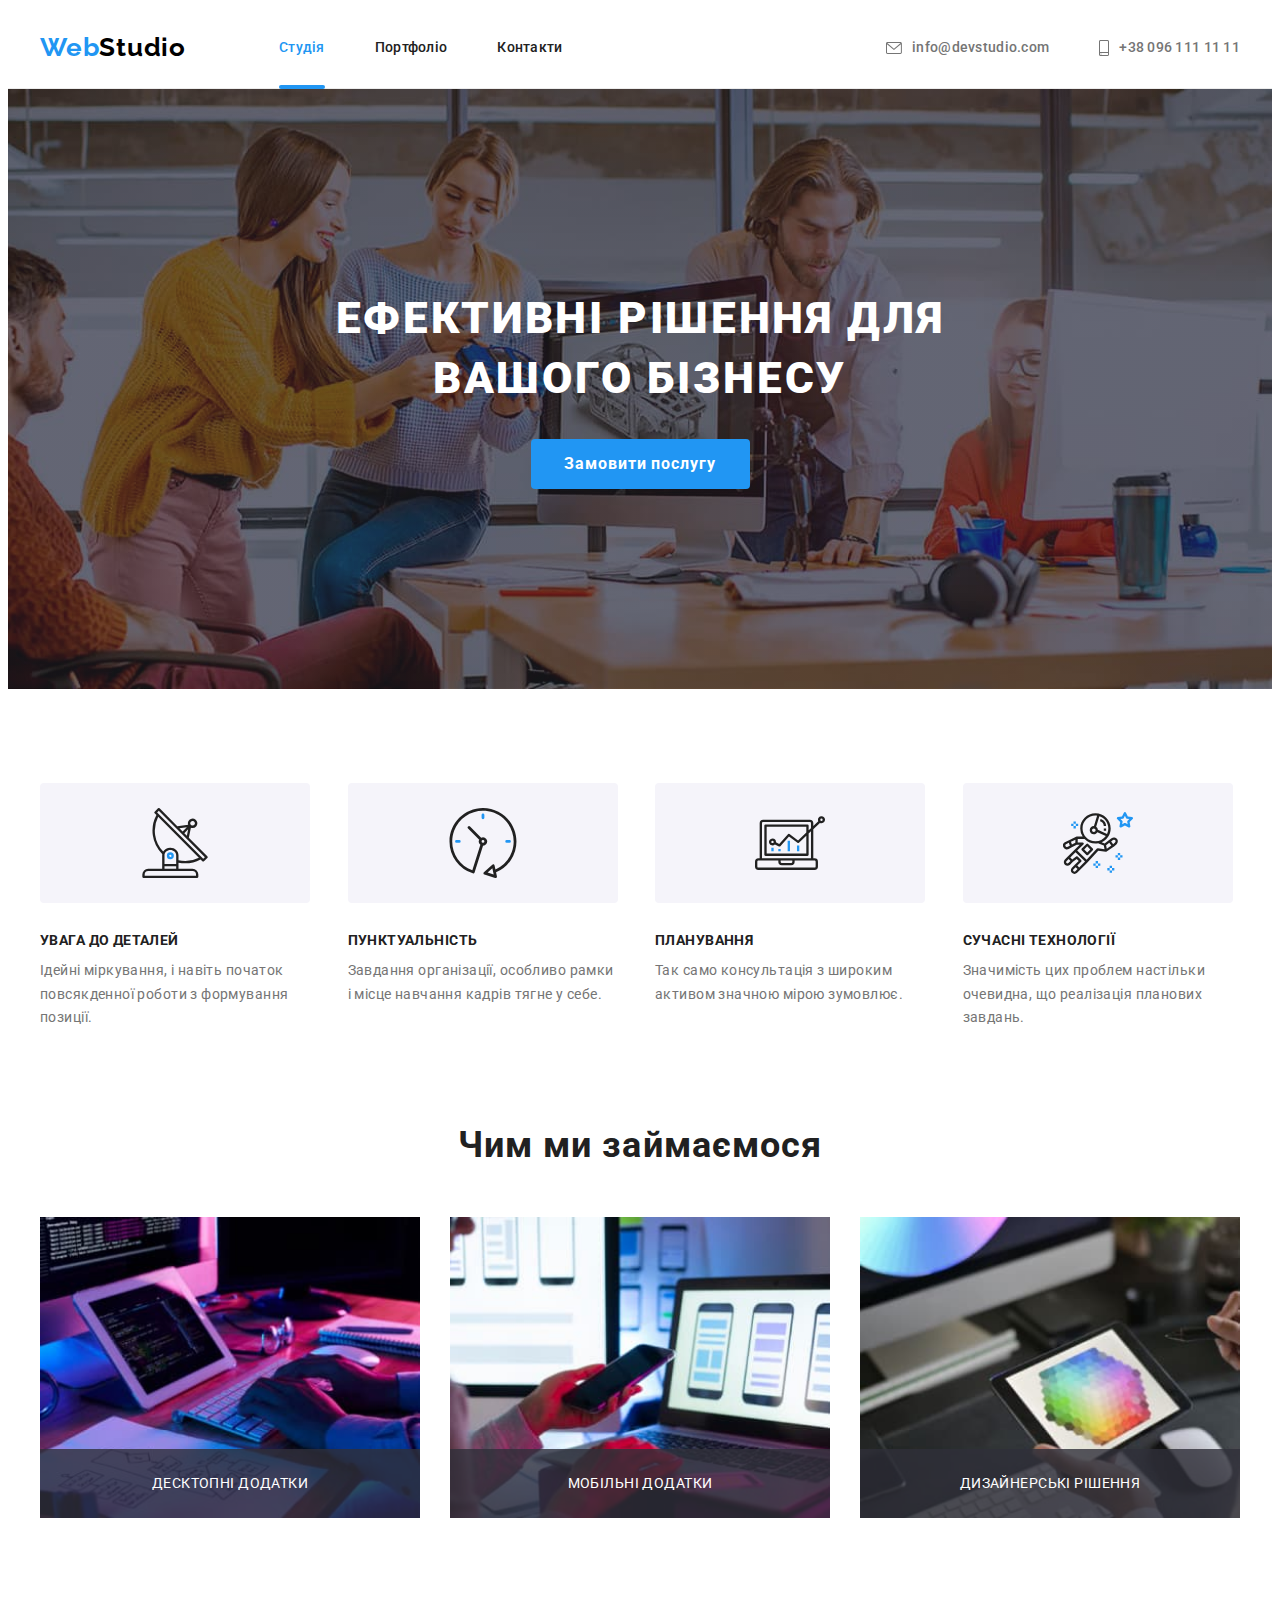
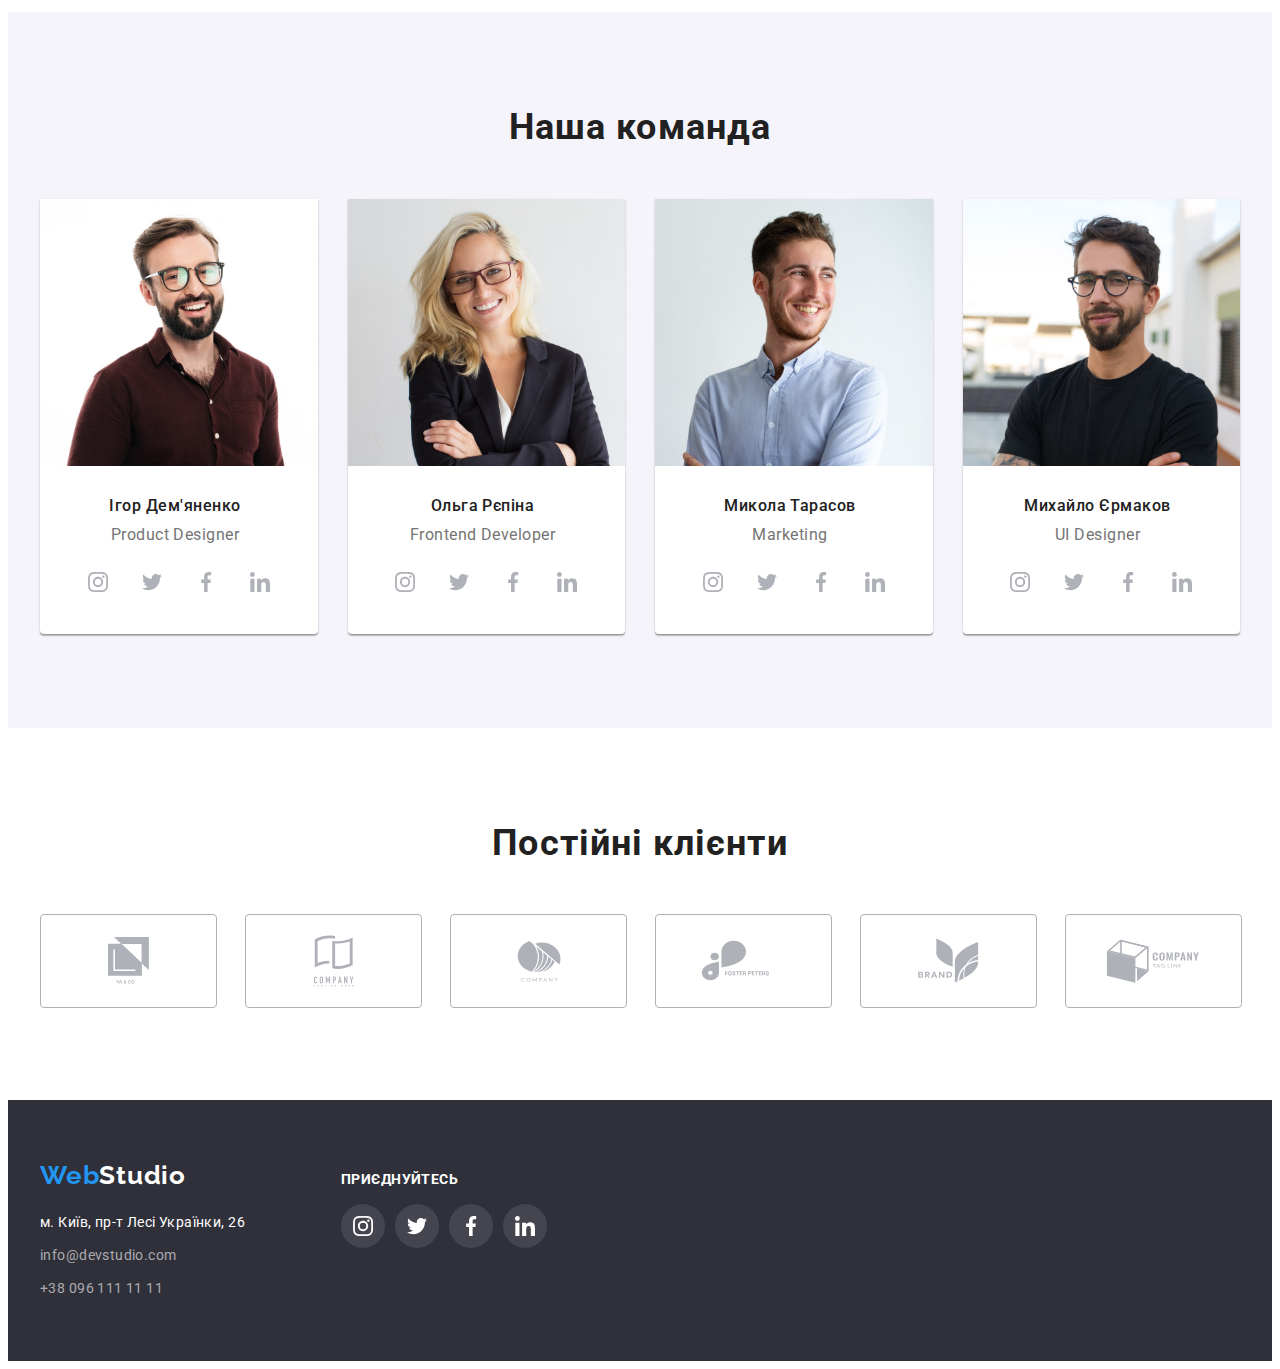
<file: index.html>
<!DOCTYPE html>
<html lang="uk">
  <head>
    <meta charset="UTF-8" />
    <meta http-equiv="X-UA-Compatible" content="IE=edge" />
    <meta name="viewport" content="width=device-width, initial-scale=1.0" />
    <title>Студія</title>
    <link rel="preconnect" href="https://fonts.googleapis.com" />
    <link rel="preconnect" href="https://fonts.gstatic.com" crossorigin />
    <link
      href="https://fonts.googleapis.com/css2?family=Raleway:wght@700&family=Roboto:wght@400;500;700;900&display=swap"
      rel="stylesheet"
    />
    <link
      rel="stylesheet"
      href="https://cdnjs.cloudflare.com/ajax/libs/modern-normalize/1.1.0/modern-normalize.min.css"
      integrity="sha512-wpPYUAdjBVSE4KJnH1VR1HeZfpl1ub8YT/NKx4PuQ5NmX2tKuGu6U/JRp5y+Y8XG2tV+wKQpNHVUX03MfMFn9Q=="
      crossorigin="anonymous"
      referrerpolicy="no-referrer"
    />
    <link rel="stylesheet" href="./css/styles.css" />
  </head>
  <body>
    <header class="header">
      <div class="container flex-container">
        <nav class="flex-container">
          <a class="header-logo link" href="./index.html" lang="en"
            >Web<span class="header-word">Studio</span>
          </a>
          <ul class="header-list list">
            <li class="header-item">
              <a class="header-link link current" href="./index.html">Студія</a>
            </li>
            <li class="header-item">
              <a class="header-link link" href="./portfolio.html">Портфоліо</a>
            </li>
            <li class="header-item">
              <a class="header-link link" href="#">Контакти</a>
            </li>
          </ul>
        </nav>
        <ul class="header-list-contacts list">
          <li class="header-contacts">
            <a
              class="header-contacts-link link flex-container"
              href="mailto:info@devstudio.com"
            >
              <svg class="header-icon" width="16" height="12">
                <use href="./images/symbol-defs.svg#icon-email"></use>
              </svg>
              info@devstudio.com</a
            >
          </li>
          <li class="header-contacts">
            <a
              class="header-contacts-link link flex-container"
              href="tel:+380961111111"
            >
              <svg class="header-icon" width="10" height="16">
                <use href="./images/symbol-defs.svg#icon-tel"></use>
              </svg>
              +38 096 111 11 11</a
            >
          </li>
        </ul>
      </div>
    </header>
    <main>
      <section class="hero">
        <div class="container">
          <h1 class="hero-title">Ефективні рішення для вашого бізнесу</h1>
          <button class="hero-btn" type="button" data-modal-open>
            Замовити послугу
          </button>
        </div>
      </section>
      <section class="features">
        <div class="container">
          <h2 class="features-title visually-hidden">Особливості студії</h2>
          <ul class="features-list list flex-container">
            <li class="features-item">
              <div class="features-sprite">
                <svg class="features-icon" width="70" height="70">
                  <use
                    href="./images/symbol-defs.svg#icon-features-antenna"
                  ></use>
                </svg>
              </div>
              <h3 class="features-heading">Увага до деталей</h3>
              <p class="features-text">
                Ідейні міркування, і навіть початок повсякденної роботи з
                формування позиції.
              </p>
            </li>
            <li class="features-item">
              <div class="features-sprite">
                <svg class="features-icon" width="70" height="70">
                  <use
                    href="./images/symbol-defs.svg#icon-features-clock"
                  ></use>
                </svg>
              </div>
              <h3 class="features-heading">Пунктуальність</h3>
              <p class="features-text">
                Завдання організації, особливо рамки і місце навчання кадрів
                тягне у себе.
              </p>
            </li>
            <li class="features-item">
              <div class="features-sprite">
                <svg class="features-icon" width="70" height="70">
                  <use
                    href="./images/symbol-defs.svg#icon-features-diagram"
                  ></use>
                </svg>
              </div>
              <h3 class="features-heading">Планування</h3>
              <p class="features-text">
                Так само консультація з широким активом значною мірою зумовлює.
              </p>
            </li>
            <li class="features-item">
              <div class="features-sprite">
                <svg class="features-icon" width="70" height="70">
                  <use
                    href="./images/symbol-defs.svg#icon-features-astronaut"
                  ></use>
                </svg>
              </div>
              <h3 class="features-heading">Сучасні технології</h3>
              <p class="features-text">
                Значимість цих проблем настільки очевидна, що реалізація
                планових завдань.
              </p>
            </li>
          </ul>
        </div>
      </section>
      <section class="activity">
        <div class="container">
          <h2 class="activity-title">Чим ми займаємося</h2>
          <ul class="activity-list list flex-container">
            <li class="activity-item">
              <img
                src="./images/img-work1.jpg"
                alt="Десктопні додатки"
                width="370"
                height="294"
              />
              <div class="activity-thumd-text">
                <p class="activity-text">Десктопні додатки</p>
              </div>
            </li>
            <li class="activity-item">
              <img
                src="./images/img-work2.jpg"
                alt="Мобільні додатки"
                width="370"
                height="294"
              />
              <div class="activity-thumd-text">
                <p class="activity-text">Мобільні додатки</p>
              </div>
            </li>
            <li class="activity-item">
              <img
                src="./images/img-work3.jpg"
                alt="Дизайнерські рішення"
                width="370"
                height="294"
              />
              <div class="activity-thumd-text">
                <p class="activity-text">Дизайнерські рішення</p>
              </div>
            </li>
          </ul>
        </div>
      </section>
      <section class="team">
        <div class="container">
          <h2 class="team-title">Наша команда</h2>
          <ul class="team-list list flex-container">
            <li class="team-item">
              <img
                src="./images/product-designer.jpg"
                alt="Дизайнер"
                width="270"
                height="260"
              />
              <h3 class="team-heading">Ігор Дем'яненко</h3>
              <p class="team-text" lang="en">Product Designer</p>
              <ul class="team-list-soc list">
                <li class="team-soc-item">
                  <a class="team-soc-link" href="#">
                    <svg class="team-soc-icon" width="20" height="20">
                      <use href="./images/symbol-defs.svg#icon-instagram"></use>
                    </svg>
                  </a>
                </li>
                <li class="team-soc-item">
                  <a class="team-soc-link" href="#">
                    <svg class="team-soc-icon" width="20" height="20">
                      <use href="./images/symbol-defs.svg#icon-twitter"></use>
                    </svg>
                  </a>
                </li>
                <li class="team-soc-item">
                  <a class="team-soc-link" href="#">
                    <svg class="team-soc-icon" width="20" height="20">
                      <use href="./images/symbol-defs.svg#icon-facebook"></use>
                    </svg>
                  </a>
                </li>
                <li class="team-soc-item">
                  <a class="team-soc-link" href="#">
                    <svg class="team-soc-icon" width="20" height="20">
                      <use href="./images/symbol-defs.svg#icon-linkedin"></use>
                    </svg>
                  </a>
                </li>
              </ul>
            </li>
            <li class="team-item">
              <img
                src="./images/frontend-developer.jpg"
                alt="Разработчик"
                width="270"
                height="260"
              />
              <h3 class="team-heading">Ольга Рєпіна</h3>
              <p class="team-text" lang="en">Frontend Developer</p>
              <ul class="team-list-soc list">
                <li class="team-soc-item">
                  <a class="team-soc-link" href="#">
                    <svg class="team-soc-icon" width="20" height="20">
                      <use href="./images/symbol-defs.svg#icon-instagram"></use>
                    </svg>
                  </a>
                </li>
                <li class="team-soc-item">
                  <a class="team-soc-link" href="#">
                    <svg class="team-soc-icon" width="20" height="20">
                      <use href="./images/symbol-defs.svg#icon-twitter"></use>
                    </svg>
                  </a>
                </li>
                <li class="team-soc-item">
                  <a class="team-soc-link" href="#">
                    <svg class="team-soc-icon" width="20" height="20">
                      <use href="./images/symbol-defs.svg#icon-facebook"></use>
                    </svg>
                  </a>
                </li>
                <li class="team-soc-item">
                  <a class="team-soc-link" href="#">
                    <svg class="team-soc-icon" width="20" height="20">
                      <use href="./images/symbol-defs.svg#icon-linkedin"></use>
                    </svg>
                  </a>
                </li>
              </ul>
            </li>
            <li class="team-item">
              <img
                src="./images/marketing.jpg"
                alt="Маркетолог"
                width="270"
                height="260"
              />
              <h3 class="team-heading">Микола Тарасов</h3>
              <p class="team-text" lang="en">Marketing</p>
              <ul class="team-list-soc list">
                <li class="team-soc-item">
                  <a class="team-soc-link" href="#">
                    <svg class="team-soc-icon" width="20" height="20">
                      <use href="./images/symbol-defs.svg#icon-instagram"></use>
                    </svg>
                  </a>
                </li>
                <li class="team-soc-item">
                  <a class="team-soc-link" href="#">
                    <svg class="team-soc-icon" width="20" height="20">
                      <use href="./images/symbol-defs.svg#icon-twitter"></use>
                    </svg>
                  </a>
                </li>
                <li class="team-soc-item">
                  <a class="team-soc-link" href="#">
                    <svg class="team-soc-icon" width="20" height="20">
                      <use href="./images/symbol-defs.svg#icon-facebook"></use>
                    </svg>
                  </a>
                </li>
                <li class="team-soc-item">
                  <a class="team-soc-link" href="#">
                    <svg class="team-soc-icon" width="20" height="20">
                      <use href="./images/symbol-defs.svg#icon-linkedin"></use>
                    </svg>
                  </a>
                </li>
              </ul>
            </li>
            <li class="team-item">
              <img
                src="./images/ui-designer.jpg"
                alt="Дизайнер Інтерфейса"
                width="270"
                height="260"
              />
              <h3 class="team-heading">Михайло Єрмаков</h3>
              <p class="team-text" lang="en">UI Designer</p>
              <ul class="team-list-soc list">
                <li class="team-soc-item">
                  <a class="team-soc-link" href="#">
                    <svg class="team-soc-icon" width="20" height="20">
                      <use href="./images/symbol-defs.svg#icon-instagram"></use>
                    </svg>
                  </a>
                </li>
                <li class="team-soc-item">
                  <a class="team-soc-link" href="#">
                    <svg class="team-soc-icon" width="20" height="20">
                      <use href="./images/symbol-defs.svg#icon-twitter"></use>
                    </svg>
                  </a>
                </li>
                <li class="team-soc-item">
                  <a class="team-soc-link" href="#">
                    <svg class="team-soc-icon" width="20" height="20">
                      <use href="./images/symbol-defs.svg#icon-facebook"></use>
                    </svg>
                  </a>
                </li>
                <li class="team-soc-item">
                  <a class="team-soc-link" href="#">
                    <svg class="team-soc-icon" width="20" height="20">
                      <use href="./images/symbol-defs.svg#icon-linkedin"></use>
                    </svg>
                  </a>
                </li>
              </ul>
            </li>
          </ul>
        </div>
      </section>
      <section class="clients">
        <div class="container">
          <h2 class="clients-title">Постійні клієнти</h2>
          <ul class="clients-list list">
            <li class="clients-item">
              <a class="clients-link" href="#">
                <svg class="clients-icon" width="41" height="47">
                  <use href="./images/symbol-defs.svg#icon-client1"></use>
                </svg>
              </a>
            </li>
            <li class="clients-item">
              <a class="clients-link" href="#">
                <svg class="clients-icon" width="40" height="52">
                  <use href="./images/symbol-defs.svg#icon-client2"></use>
                </svg>
              </a>
            </li>
            <li class="clients-item">
              <a class="clients-link" href="#">
                <svg class="clients-icon" width="44" height="42">
                  <use href="./images/symbol-defs.svg#icon-client3"></use>
                </svg>
              </a>
            </li>
            <li class="clients-item">
              <a class="clients-link" href="#">
                <svg class="clients-icon" width="85" height="41">
                  <use href="./images/symbol-defs.svg#icon-client4"></use>
                </svg>
              </a>
            </li>
            <li class="clients-item">
              <a class="clients-link" href="#">
                <svg class="clients-icon" width="63" height="45">
                  <use href="./images/symbol-defs.svg#icon-client5"></use>
                </svg>
              </a>
            </li>
            <li class="clients-item">
              <a class="clients-link" href="#">
                <svg class="clients-icon" width="94" height="44">
                  <use href="./images/symbol-defs.svg#icon-client6"></use>
                </svg>
              </a>
            </li>
          </ul>
        </div>
      </section>
    </main>

    <footer class="footer">
      <div class="container footer-container">
        <div class="footer-contacts">
          <a class="footer-logo link" href="./index.html" lang="en"
            >Web<span class="footer-word">Studio</span>
          </a>
          <address>
            <ul class="footer-list list">
              <li class="footer-item">
                <a
                  class="footer-address link"
                  href="https://goo.gl/maps/BTiQaYyB7gMG9SHp6"
                  target="_blank"
                  rel="noopener noreferrer nofollow"
                  >м. Київ, пр-т Лесі Українки, 26</a
                >
              </li>
              <li class="footer-item">
                <a
                  class="footer-contacts-link link"
                  href="mailto:info@devstudio.com"
                  >info@devstudio.com</a
                >
              </li>
              <li class="footer-item">
                <a class="footer-contacts-link link" href="tel:+380961111111"
                  >+38 096 111 11 11</a
                >
              </li>
            </ul>
          </address>
        </div>
        <div class="footer-soc">
          <h3 class="footer-heading">Приєднуйтесь</h3>
          <ul class="footer-list-soc list">
            <li class="footer-soc-item">
              <a class="footer-soc-link" href="#">
                <svg class="footer-soc-icon" width="20" height="20">
                  <use href="./images/symbol-defs.svg#icon-instagram"></use>
                </svg>
              </a>
            </li>
            <li class="footer-soc-item">
              <a class="footer-soc-link" href="#">
                <svg class="footer-soc-icon" width="20" height="20">
                  <use href="./images/symbol-defs.svg#icon-twitter"></use>
                </svg>
              </a>
            </li>
            <li class="footer-soc-item">
              <a class="footer-soc-link" href="#">
                <svg class="footer-soc-icon" width="20" height="20">
                  <use href="./images/symbol-defs.svg#icon-facebook"></use>
                </svg>
              </a>
            </li>
            <li class="footer-soc-item">
              <a class="footer-soc-link" href="#">
                <svg class="footer-soc-icon" width="20" height="20">
                  <use href="./images/symbol-defs.svg#icon-linkedin"></use>
                </svg>
              </a>
            </li>
          </ul>
        </div>
      </div>
    </footer>
    <div class="backdrop is-hidden" data-modal>
      <div class="modal">
        <button type="button" class="modal-btn" data-modal-close>
          <svg class="modal-close-icon" width="18" height="18">
            <use href="./images/symbol-defs.svg#icon-close"></use>
          </svg>
        </button>
      </div>
    </div>
    <script src="./js/modal.js"></script>
  </body>
</html>
</file>
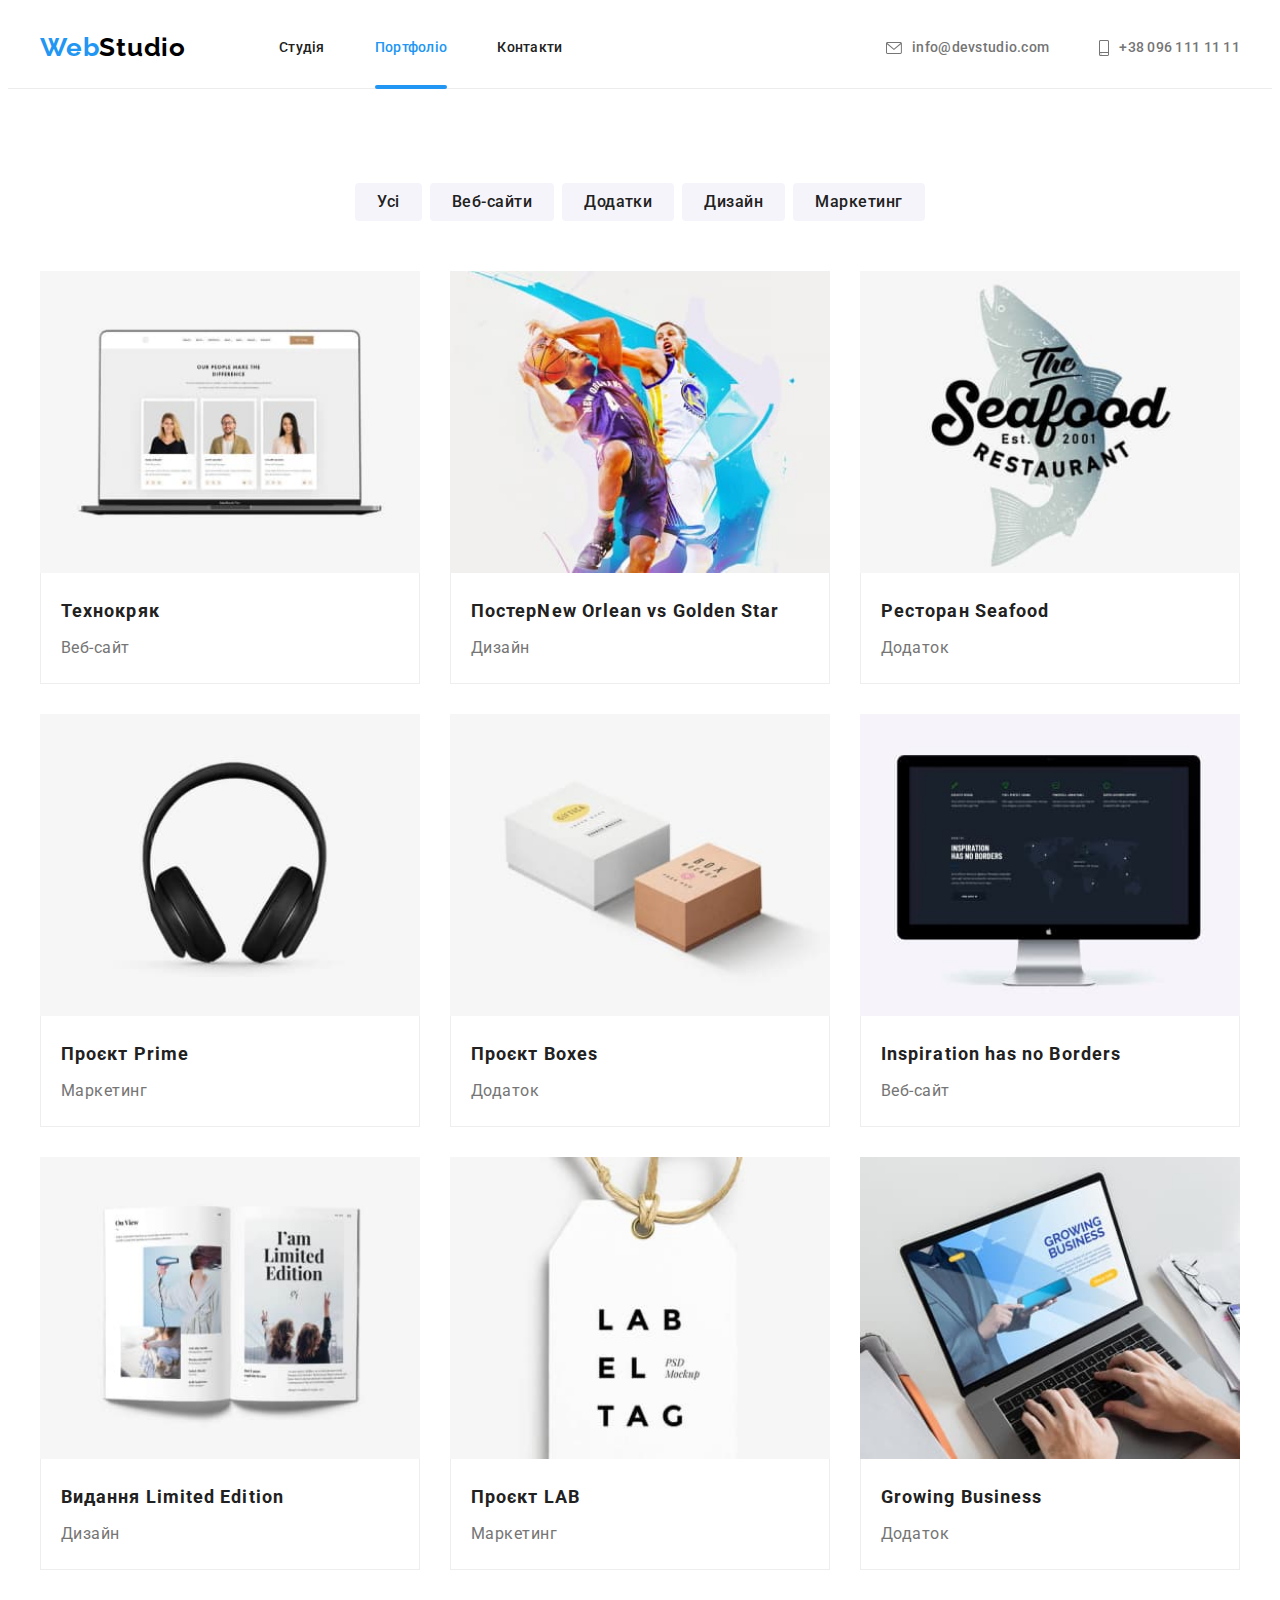
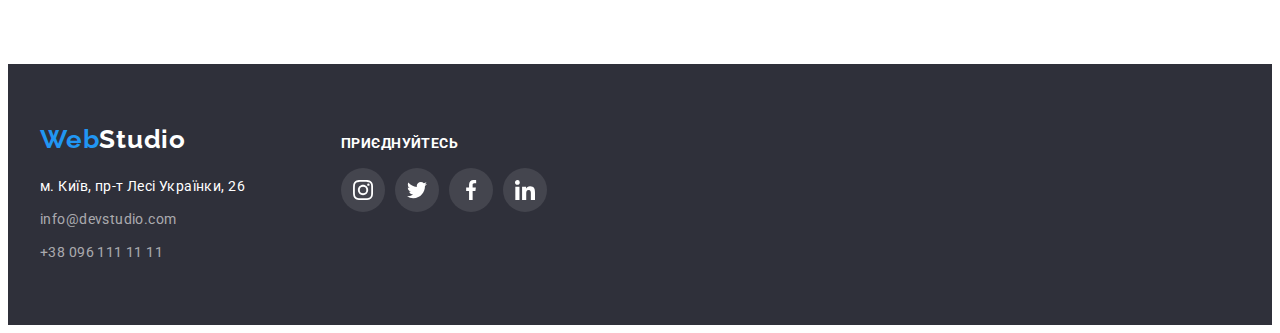
<file: portfolio.html>
<!DOCTYPE html>
<html lang="uk">
  <head>
    <meta charset="UTF-8" />
    <meta http-equiv="X-UA-Compatible" content="IE=edge" />
    <meta name="viewport" content="width=device-width, initial-scale=1.0" />
    <title>Студія</title>
    <link rel="preconnect" href="https://fonts.googleapis.com" />
    <link rel="preconnect" href="https://fonts.gstatic.com" crossorigin />
    <link
      href="https://fonts.googleapis.com/css2?family=Raleway:wght@700&family=Roboto:wght@400;500;700;900&display=swap"
      rel="stylesheet"
    />
    <link
      rel="stylesheet"
      href="https://cdnjs.cloudflare.com/ajax/libs/modern-normalize/1.1.0/modern-normalize.min.css"
      integrity="sha512-wpPYUAdjBVSE4KJnH1VR1HeZfpl1ub8YT/NKx4PuQ5NmX2tKuGu6U/JRp5y+Y8XG2tV+wKQpNHVUX03MfMFn9Q=="
      crossorigin="anonymous"
      referrerpolicy="no-referrer"
    />
    <link rel="stylesheet" href="./css/styles.css" />
  </head>
  <body>
    <header class="header">
      <div class="container flex-container">
        <nav class="flex-container">
          <a class="header-logo link" href="./index.html" lang="en"
            >Web<span class="header-word">Studio</span>
          </a>
          <ul class="header-list list">
            <li class="header-item">
              <a class="header-link link" href="./index.html">Студія</a>
            </li>
            <li class="header-item">
              <a class="header-link link current" href="./portfolio.html"
                >Портфоліо</a
              >
            </li>
            <li class="header-item">
              <a class="header-link link" href="#">Контакти</a>
            </li>
          </ul>
        </nav>
        <ul class="header-list-contacts list">
          <li class="header-contacts">
            <a
              class="header-contacts-link link flex-container"
              href="mailto:info@devstudio.com"
            >
              <svg class="header-icon" width="16" height="12">
                <use href="./images/symbol-defs.svg#icon-email"></use>
              </svg>
              info@devstudio.com</a
            >
          </li>
          <li class="header-contacts">
            <a
              class="header-contacts-link link flex-container"
              href="tel:+380961111111"
            >
              <svg class="header-icon" width="10" height="16">
                <use href="./images/symbol-defs.svg#icon-tel"></use>
              </svg>
              +38 096 111 11 11</a
            >
          </li>
        </ul>
      </div>
    </header>
    <main>
      <section class="gallery">
        <div class="container">
          <h1 class="gallery-title visually-hidden">Галерея</h1>
          <ul class="gallery-items list flex-container">
            <li><button class="gallery-btn" type="button">Усі</button></li>
            <li>
              <button class="gallery-btn" type="button">Веб-сайти</button>
            </li>
            <li><button class="gallery-btn" type="button">Додатки</button></li>
            <li><button class="gallery-btn" type="button">Дизайн</button></li>
            <li>
              <button class="gallery-btn" type="button">Маркетинг</button>
            </li>
          </ul>
          <ul class="gallery-list list flex-container">
            <li class="gallery-item">
              <a class="gallery-link link" href="#">
                <div class="gallery-wrap">
                  <img
                    src="./images/img-technocrack.jpg"
                    alt="Веб-сайт Технокряк"
                    width="370"
                    height="294"
                  />
                  <p class="gallery-cover-text">
                    Ресурс пропонує комплексні пропозиції з різним рівнем
                    функціоналу та сервісів. Все це дозволить відвідувачу
                    отримати вичерпні відомості про компанію чи приватну особу.
                  </p>
                </div>
                <div class="gallery-content">
                  <h3 class="gallery-heading">Технокряк</h3>
                  <p class="gallery-text">Веб-сайт</p>
                </div>
              </a>
            </li>
            <li class="gallery-item">
              <a class="gallery-link link" href="">
                <div class="gallery-wrap">
                  <img
                    src="./images/img-poster.jpg"
                    alt="Постер New Orlean vs Golden Star"
                    width="370"
                    height="294"
                  />
                  <p class="gallery-cover-text">
                    Ресурс пропонує комплексні пропозиції з різним рівнем
                    функціоналу та сервісів. Все це дозволить відвідувачу
                    отримати вичерпні відомості про компанію чи приватну особу.
                  </p>
                </div>
                <div class="gallery-content">
                  <h3 class="gallery-heading">
                    Постер<span lang="en">New Orlean vs Golden Star</span>
                  </h3>
                  <p class="gallery-text">Дизайн</p>
                </div>
              </a>
            </li>
            <li class="gallery-item">
              <a class="gallery-link link" href="#">
                <div class="gallery-wrap">
                  <img
                    src="./images/img-seafood.jpg"
                    alt="Ресторан Seafood"
                    width="370"
                    height="294"
                  />
                  <p class="gallery-cover-text">
                    Ресурс пропонує комплексні пропозиції з різним рівнем
                    функціоналу та сервісів. Все це дозволить відвідувачу
                    отримати вичерпні відомості про компанію чи приватну особу.
                  </p>
                </div>
                <div class="gallery-content">
                  <h3 class="gallery-heading">
                    Ресторан <span lang="en">Seafood</span>
                  </h3>
                  <p class="gallery-text">Додаток</p>
                </div>
              </a>
            </li>
            <li class="gallery-item">
              <a class="gallery-link link" href="#">
                <div class="gallery-wrap">
                  <img
                    src="./images/img-prime.jpg"
                    alt="Проєкт Prime"
                    width="370"
                    height="294"
                  />
                  <p class="gallery-cover-text">
                    Ресурс пропонує комплексні пропозиції з різним рівнем
                    функціоналу та сервісів. Все це дозволить відвідувачу
                    отримати вичерпні відомості про компанію чи приватну особу.
                  </p>
                </div>
                <div class="gallery-content">
                  <h3 class="gallery-heading">
                    Проєкт <span lang="en">Prime</span>
                  </h3>
                  <p class="gallery-text">Маркетинг</p>
                </div>
              </a>
            </li>
            <li class="gallery-item">
              <a class="gallery-link link" href="#">
                <div class="gallery-wrap">
                  <img
                    src="./images/img-boxes.jpg"
                    alt="Проєкт Boxes"
                    width="370"
                    height="294"
                  />
                  <p class="gallery-cover-text">
                    Ресурс пропонує комплексні пропозиції з різним рівнем
                    функціоналу та сервісів. Все це дозволить відвідувачу
                    отримати вичерпні відомості про компанію чи приватну особу.
                  </p>
                </div>
                <div class="gallery-content">
                  <h3 class="gallery-heading">
                    Проєкт <span lang="en">Boxes</span>
                  </h3>
                  <p class="gallery-text">Додаток</p>
                </div>
              </a>
            </li>
            <li class="gallery-item">
              <a class="gallery-link link" href="#">
                <div class="gallery-wrap">
                  <img
                    src="./images/img-inspiration.jpg"
                    alt="Веб-сайт Inspiration has no Borders"
                    width="370"
                    height="294"
                  />
                  <p class="gallery-cover-text">
                    Ресурс пропонує комплексні пропозиції з різним рівнем
                    функціоналу та сервісів. Все це дозволить відвідувачу
                    отримати вичерпні відомості про компанію чи приватну особу.
                  </p>
                </div>
                <div class="gallery-content">
                  <h3 class="gallery-heading" lang="en">
                    Inspiration has no Borders
                  </h3>
                  <p class="gallery-text">Веб-сайт</p>
                </div>
              </a>
            </li>
            <li class="gallery-item">
              <a class="gallery-link link" href="#">
                <div class="gallery-wrap">
                  <img
                    src="./images/img-limited-edition.jpg"
                    alt="Видання Limited Edition"
                    width="370"
                    height="294"
                  />
                  <p class="gallery-cover-text">
                    Ресурс пропонує комплексні пропозиції з різним рівнем
                    функціоналу та сервісів. Все це дозволить відвідувачу
                    отримати вичерпні відомості про компанію чи приватну особу.
                  </p>
                </div>
                <div class="gallery-content">
                  <h3 class="gallery-heading">
                    Видання <span lang="en">Limited Edition</span>
                  </h3>
                  <p class="gallery-text">Дизайн</p>
                </div>
              </a>
            </li>
            <li class="gallery-item">
              <a class="gallery-link link" href="#">
                <div class="gallery-wrap">
                  <img
                    src="./images/img-lab.jpg"
                    alt="Проєкт LAB"
                    width="370"
                    height="294"
                  />
                  <p class="gallery-cover-text">
                    Ресурс пропонує комплексні пропозиції з різним рівнем
                    функціоналу та сервісів. Все це дозволить відвідувачу
                    отримати вичерпні відомості про компанію чи приватну особу.
                  </p>
                </div>
                <div class="gallery-content">
                  <h3 class="gallery-heading">
                    Проєкт <span lang="en">LAB</span>
                  </h3>
                  <p class="gallery-text">Маркетинг</p>
                </div>
              </a>
            </li>
            <li class="gallery-item">
              <a class="gallery-link link" href="#">
                <div class="gallery-wrap">
                  <img
                    src="./images/img-growing-business.jpg"
                    alt="Growing Business"
                    width="370"
                    height="294"
                  />
                  <p class="gallery-cover-text">
                    Ресурс пропонує комплексні пропозиції з різним рівнем
                    функціоналу та сервісів. Все це дозволить відвідувачу
                    отримати вичерпні відомості про компанію чи приватну особу.
                  </p>
                </div>
                <div class="gallery-content">
                  <h3 class="gallery-heading" lang="en">Growing Business</h3>
                  <p class="gallery-text">Додаток</p>
                </div>
              </a>
            </li>
          </ul>
        </div>
      </section>
    </main>

    <footer class="footer">
      <div class="container footer-container">
        <div class="footer-contacts">
          <a class="footer-logo link" href="./index.html" lang="en"
            >Web<span class="footer-word">Studio</span>
          </a>
          <address>
            <ul class="footer-list list">
              <li class="footer-item">
                <a
                  class="footer-address link"
                  href="https://goo.gl/maps/BTiQaYyB7gMG9SHp6"
                  target="_blank"
                  rel="noopener noreferrer nofollow"
                  >м. Київ, пр-т Лесі Українки, 26</a
                >
              </li>
              <li class="footer-item">
                <a
                  class="footer-contacts-link link"
                  href="mailto:info@devstudio.com"
                  >info@devstudio.com</a
                >
              </li>
              <li class="footer-item">
                <a class="footer-contacts-link link" href="tel:+380961111111"
                  >+38 096 111 11 11</a
                >
              </li>
            </ul>
          </address>
        </div>
        <div class="footer-soc">
          <h3 class="footer-heading">Приєднуйтесь</h3>
          <ul class="footer-list-soc list">
            <li class="footer-soc-item">
              <a class="footer-soc-link" href="#">
                <svg class="footer-soc-icon" width="20" height="20">
                  <use href="./images/symbol-defs.svg#icon-instagram"></use>
                </svg>
              </a>
            </li>
            <li class="footer-soc-item">
              <a class="footer-soc-link" href="#">
                <svg class="footer-soc-icon" width="20" height="20">
                  <use href="./images/symbol-defs.svg#icon-twitter"></use>
                </svg>
              </a>
            </li>
            <li class="footer-soc-item">
              <a class="footer-soc-link" href="#">
                <svg class="footer-soc-icon" width="20" height="20">
                  <use href="./images/symbol-defs.svg#icon-facebook"></use>
                </svg>
              </a>
            </li>
            <li class="footer-soc-item">
              <a class="footer-soc-link" href="#">
                <svg class="footer-soc-icon" width="20" height="20">
                  <use href="./images/symbol-defs.svg#icon-linkedin"></use>
                </svg>
              </a>
            </li>
          </ul>
        </div>
      </div>
    </footer>
  </body>
</html>
</file>
<file: css/styles.css>
:root {
  --top-text-color: #212121;
  --text-color: #757575;
  --second-text-color: #ffffff;
  --accent-color: #2196f3;
  --btn-background: ;
}

p,
h1,
h2,
h3,
h4,
h5,
h6 {
  margin: 0;
}

ul,
ol {
  margin: 0;
  padding-left: 0;
}

img {
  display: block;
  width: 100%;
  height: auto;
}

body {
  font-family: "Roboto", sans-serif;
  background: var(--second-text-color);
}

.container {
  width: 1200px;
  padding-left: 15px;
  padding-right: 15px;
  margin: 0 auto;
}

.list {
  list-style: none;
}

.link {
  text-decoration: none;
}

.flex-container {
  display: flex;
  align-items: center;
}

/* -------------HEADER------------- */
.header {
  border-bottom: 1px solid #ececec;
}

.header-logo {
  font-family: "Raleway", sans-serif;
  font-weight: 700;
  font-size: 26px;
  line-height: 1.92;
  letter-spacing: 0.03em;
  color: var(--accent-color);
  margin-right: 93px;
}

.header-word {
  color: #000000;
  transition-property: color;
  transition-duration: 250ms;
  transition-timing-function: cubic-bezier(0.4, 0, 0.2, 1);
}

.header-list,
.header-list-contacts {
  display: flex;
  align-items: center;
  gap: 50px;
}

.header-list-contacts {
  margin-left: auto;
}

.header-link,
.header-contacts-link {
  position: relative;
  font-weight: 500;
  font-size: 14px;
  line-height: 1.14;
  letter-spacing: 0.02em;
  padding-top: 32px;
  padding-bottom: 32px;
}

.header-link {
  display: block;
  color: var(--top-text-color);
  transition-property: color;
  transition-duration: 250ms;
  transition-timing-function: cubic-bezier(0.4, 0, 0.2, 1);
}

.header-logo:focus .header-word,
.header-logo:hover .header-word {
  color: var(--accent-color);
}

.header-link:focus,
.header-link:hover,
.current {
  color: var(--accent-color);
}

.current::after {
  content: "";
  position: absolute;
  bottom: -1px;
  left: 0;
  width: 100%;
  height: 4px;
  border-radius: 2px;
  background-color: var(--accent-color);
}

.header-contacts-link {
  color: var(--text-color);
  justify-content: center;
}

.header-contacts-link:focus,
.header-contacts-link:hover {
  color: var(--accent-color);
}

.header-icon {
  margin-right: 10px;
  fill: currentColor;
}
/* -------------HERO------------- */

.hero {
  max-width: 1600px;
  margin-right: auto;
  margin-left: auto;
  padding-top: 200px;
  padding-bottom: 200px;
  background-image: linear-gradient(
      rgba(47, 48, 58, 0.4),
      rgba(47, 48, 58, 0.4)
    ),
    url(../images/fon-hero.jpg);
  background-repeat: no-repeat;
  background-position: center;
  background-size: cover;
  text-align: center;
}

.hero-title {
  margin: 0 auto 30px auto;
  max-width: 696px;
  font-weight: 900;
  font-size: 44px;
  line-height: 1.36;
  letter-spacing: 0.06em;
  text-transform: uppercase;
  color: var(--second-text-color);
}

.hero-btn {
  font-family: inherit;
  font-weight: 700;
  font-size: 16px;
  line-height: 1.88;
  text-align: center;
  letter-spacing: 0.06em;
  cursor: pointer;
  border-radius: 4px;
  border: none;
  color: var(--second-text-color);
  background-color: var(--accent-color);
  min-width: 219px;
  height: 50px;
  transition-property: background-color, box-shadow;
  transition-duration: 250ms;
  transition-timing-function: cubic-bezier(0.4, 0, 0.2, 1);
}

.hero-btn:focus,
.hero-btn:hover {
  color: var(--second-text-color);
  background-color: #188ce8;
  box-shadow: 0px 4px 4px rgba(0, 0, 0, 0.15);
}

/* -------------FEATURES------------- */

.visually-hidden {
  position: absolute;
  white-space: nowrap;
  width: 1px;
  height: 1px;
  overflow: hidden;
  border: 0;
  padding: 0;
  clip: rect(0 0 0 0);
  clip-path: inset(50%);
  margin: -1px;
}

.features {
  padding-top: 94px;
  padding-bottom: 94px;
}

.features-list {
  flex-wrap: wrap;
  gap: 30px;
  justify-content: center;
  align-items: flex-start;
}

.features-item {
  flex-basis: calc((100% - 90px) / 4);
}

.features-sprite {
  width: 270px;
  height: 120px;
  margin-bottom: 30px;
  background: #f5f4fa;
  border-radius: 4px;
  display: flex;
  justify-content: center;
  align-items: center;
}

.features-heading {
  max-width: 270px;
  margin-bottom: 10px;
  font-size: 14px;
  line-height: 1.14;
  letter-spacing: 0.03em;
  text-transform: uppercase;
  color: var(--top-text-color);
}

.features-text {
  max-width: 270px;
  font-size: 14px;
  line-height: 1.71;
  letter-spacing: 0.03em;
  color: var(--text-color);
}

/* -------------ACTIVITY------------- */
.activity {
  padding-bottom: 94px;
}

.activity-title,
.team-title,
.clients-title {
  margin-bottom: 50px;
  font-size: 36px;
  line-height: 1.17;
  text-align: center;
  letter-spacing: 0.03em;
  color: var(--top-text-color);
}

.activity-list {
  flex-wrap: wrap;
  gap: 30px;
  justify-content: space-between;
}

.activity-item {
  position: relative;
  flex-basis: calc((100% - 60px) / 3);
}

.activity-thumd-text {
  position: absolute;
  bottom: 0;
  width: 100%;
  padding-top: 27px;
  padding-bottom: 27px;
  background-color: rgba(47, 48, 58, 0.8);
}

.activity-text {
  font-size: 14px;
  line-height: 1.14;
  text-align: center;
  letter-spacing: 0.03em;
  text-transform: uppercase;
  color: #ffffff;
}

/* -------------TEAM------------- */
.team {
  padding-top: 94px;
  padding-bottom: 94px;
  background: #f5f4fa;
}

.team-list {
  flex-wrap: wrap;
  gap: 30px;
  justify-content: space-between;
  align-items: flex-start;
}

.team-item {
  padding-bottom: 30px;
  width: calc((100% - 90px) / 4);
  /* flex-basis: calc((100% - 90px) / 4); */
  border-radius: 0px 0px 4px 4px;
  background: var(--second-text-color);
  box-shadow: 0px 1px 3px rgba(0, 0, 0, 0.12), 0px 1px 1px rgba(0, 0, 0, 0.14),
    0px 2px 1px rgba(0, 0, 0, 0.2);
  border-radius: 0px 0px 4px 4px;
}

.team-heading {
  max-width: 270px;
  margin-top: 30px;
  font-weight: 500;
  font-size: 16px;
  line-height: 1.19x;
  text-align: center;
  letter-spacing: 0.03em;
  color: var(--top-text-color);
}

.team-text {
  max-width: 270px;
  margin-top: 10px;
  font-size: 16px;
  line-height: 1.19;
  text-align: center;
  letter-spacing: 0.03em;
  color: var(--text-color);
}

.team-list-soc {
  display: flex;
  justify-content: center;
  gap: 10px;
  margin-top: 16px;
}

.team-soc-item {
  width: 44px;
  height: 44px;
}
.team-soc-link {
  width: 100%;
  height: 100%;
  border-radius: 50%;
  border: none;
  display: flex;
  align-items: center;
  justify-content: center;
  color: #afb1b8;
  transition-property: background-color, color;
  transition-duration: 250ms;
  transition-timing-function: cubic-bezier(0.4, 0, 0.2, 1);
}

.team-soc-icon {
  fill: currentColor;
}

.team-soc-link:hover,
.team-soc-link:focus {
  background-color: var(--accent-color);
  color: var(--second-text-color);
}

/* -------------CLIENTS------------- */

.clients {
  padding-top: 94px;
  padding-bottom: 94px;
}

.clients-list {
  display: flex;
  gap: 30px;
  align-items: center;
  justify-content: center;
}

.clients-item {
  width: calc((100% - 150px) / 6);
  height: 92px;
}

.clients-link {
  display: flex;
  align-items: center;
  justify-content: center;
  width: 100%;
  height: 100%;
  border: 1px solid #afb1b8;
  border-radius: 4px;
  color: #afb1b8;
  transition-property: border, color;
  transition-duration: 250ms;
  transition-timing-function: cubic-bezier(0.4, 0, 0.2, 1);
}

.clients-icon {
  fill: currentColor;
}

.clients-link:hover,
.clients-link:focus {
  color: var(--accent-color);
  border: 1px solid var(--accent-color);
}
/* -------------FOOTER------------- */

.footer {
  padding-top: 60px;
  padding-bottom: 60px;
  background: #2f303a;
}

.footer-container {
  display: flex;
  align-items: baseline;
}

.footer-logo {
  display: inline-block;
  margin-bottom: 20px;
  font-family: "Raleway", sans-serif;
  font-weight: 700;
  font-size: 26px;
  line-height: 1.19;
  letter-spacing: 0.03em;
  color: var(--accent-color);
}

.footer-word {
  color: var(--second-text-color);
  transition-property: color;
  transition-duration: 250ms;
  transition-timing-function: cubic-bezier(0.4, 0, 0.2, 1);
}

.footer-logo:focus .footer-word,
.footer-logo:hover .footer-word {
  color: var(--accent-color);
}

.footer-item {
  font-style: normal;
  font-weight: 400;
  font-size: 14px;
  line-height: 1.71;
  letter-spacing: 0.03em;
  margin-bottom: 9px;
  width: 231px;
}

.footer-item:last-child {
  margin-bottom: 0;
}

.footer-address {
  color: var(--second-text-color);
  transition-property: color;
  transition-duration: 250ms;
  transition-timing-function: cubic-bezier(0.4, 0, 0.2, 1);
}

.footer-contacts-link {
  color: rgba(255, 255, 255, 0.6);
  transition-property: color;
  transition-duration: 250ms;
  transition-timing-function: cubic-bezier(0.4, 0, 0.2, 1);
}

.footer-contacts-link:focus,
.footer-contacts-link:hover,
.footer-address:focus,
.footer-address:hover {
  color: var(--accent-color);
}

.footer-soc {
  margin-left: 70px;
}

.footer-list-soc {
  display: flex;
  justify-content: center;
  gap: 10px;
  margin-top: 16px;
}
.footer-heading {
  font-weight: 700;
  font-size: 14px;
  line-height: 1.14;
  letter-spacing: 0.03em;
  text-transform: uppercase;
  color: var(--second-text-color);
}

.footer-soc-item {
  width: 44px;
  height: 44px;
}
.footer-soc-link {
  width: 100%;
  height: 100%;
  border-radius: 50%;
  border: none;
  display: flex;
  align-items: center;
  justify-content: center;
  color: var(--second-text-color);
  background-color: rgba(255, 255, 255, 0.1);
  transition-property: background-color;
  transition-duration: 250ms;
  transition-timing-function: cubic-bezier(0.4, 0, 0.2, 1);
}

.footer-soc-icon {
  fill: currentColor;
}

.footer-soc-link:hover,
.footer-soc-link:focus {
  background-color: var(--accent-color);
}

/* -------------PORTFOLIO------------- */

/* -------------GALLERY------------- */
.gallery {
  padding-top: 94px;
  padding-bottom: 94px;
}

.gallery-items {
  justify-content: center;
  gap: 8px;
  margin-bottom: 50px;
}

.gallery-btn {
  padding: 6px 22px;
  font-family: inherit;
  font-weight: 500;
  font-size: 16px;
  line-height: 1.62;
  text-align: center;
  letter-spacing: 0.03em;
  cursor: pointer;
  border: none;
  border-radius: 4px;
  color: var(--top-text-color);
  background: #f5f4fa;
  transition-property: color, background-color, box-shadow;
  transition-duration: 250ms;
  transition-timing-function: cubic-bezier(0.4, 0, 0.2, 1);
}

.gallery-btn:focus,
.gallery-btn:hover {
  color: var(--second-text-color);
  background: var(--accent-color);
  box-shadow: 0px 3px 1px rgba(0, 0, 0, 0.1), 0px 1px 2px rgba(0, 0, 0, 0.08),
    0px 2px 2px rgba(0, 0, 0, 0.12);
}

.gallery-list {
  flex-wrap: wrap;
  gap: 30px;
  align-items: flex-start;
}

.gallery-heading:hover,
.gallery-text:hover {
  color: var(--accent-color);
}

.gallery-item {
  flex-basis: calc((100% - 60px) / 3);
}

.gallery-link:hover .gallery-cover-text,
.gallery-link:focus .gallery-cover-text {
  transform: translateY(0);
}

.gallery-link {
  display: block;
  transition-property: box-shadow;
  transition-duration: 250ms;
  transition-timing-function: cubic-bezier(0.4, 0, 0.2, 1);
}

.gallery-link:hover,
.gallery-link:focus {
  box-shadow: 0px 1px 1px rgba(0, 0, 0, 0.12), 0px 4px 4px rgba(0, 0, 0, 0.06),
    1px 4px 6px rgba(0, 0, 0, 0.16);
}

.gallery-wrap {
  position: relative;
  overflow: hidden;
}

.gallery-cover-text {
  position: absolute;
  top: 0;
  left: 0;
  height: 100%;
  padding: 63px 24px;
  font-style: normal;
  font-weight: 400;
  font-size: 18px;
  line-height: 1.56;
  letter-spacing: 0.03em;
  color: var(--second-text-color);
  background-color: rgba(33, 150, 243, 0.9);
  transform: translateY(101%);
  transition: transform 250ms linear;
  overflow: auto;
}

.gallery-content {
  padding: 20px;
  border: 1px solid #eeeeee;
  border-top: none;
}

.gallery-heading {
  max-width: 370px;
  font-weight: 700;
  font-size: 18px;
  line-height: 2;
  letter-spacing: 0.06em;
  color: var(--top-text-color);
  transition-property: color;
  transition-duration: 250ms;
  transition-timing-function: cubic-bezier(0.4, 0, 0.2, 1);
}

.gallery-text {
  max-width: 370px;
  margin-top: 4px;
  font-size: 16px;
  line-height: 1.88;
  letter-spacing: 0.03em;
  color: var(--text-color);
  transition-property: color;
  transition-duration: 250ms;
  transition-timing-function: cubic-bezier(0.4, 0, 0.2, 1);
}

/* -------------MODALKA------------- */

.backdrop {
  position: fixed;
  top: 0;
  width: 100%;
  height: 100%;
  background-color: rgba(0, 0, 0, 0.2);
  transition: opacity 250ms cubic-bezier(0.4, 0, 0.2, 1),
    visibility 250ms cubic-bezier(0.4, 0, 0.2, 1);
}

.modal {
  position: absolute;
  top: 50%;
  left: 50%;
  transform: translate(-50%, -60%) scale(1);
  transition: transform 250ms cubic-bezier(0.4, 0, 0.2, 1);
  width: 528px;
  min-height: 581px;
  background-color: #ffffff;
  box-shadow: 0px 1px 3px rgba(0, 0, 0, 0.12), 0px 1px 1px rgba(0, 0, 0, 0.14),
    0px 2px 1px rgba(0, 0, 0, 0.2);
  border-radius: 4px;
}

.backdrop.is-hidden .modal {
  transform: translate(-50%, -50%) scale(0);
}

.modal-btn {
  position: absolute;
  right: 8px;
  top: 8px;
  display: flex;
  align-items: center;
  justify-content: center;
  padding: 0;
  width: 30px;
  height: 30px;
  border: 1px solid rgba(0, 0, 0, 0.1);
  border-radius: 50%;
  background-color: #ffffff;
  cursor: pointer;
}

.is-hidden {
  opacity: 0;
  visibility: hidden;
  pointer-events: none;
}
</file>
